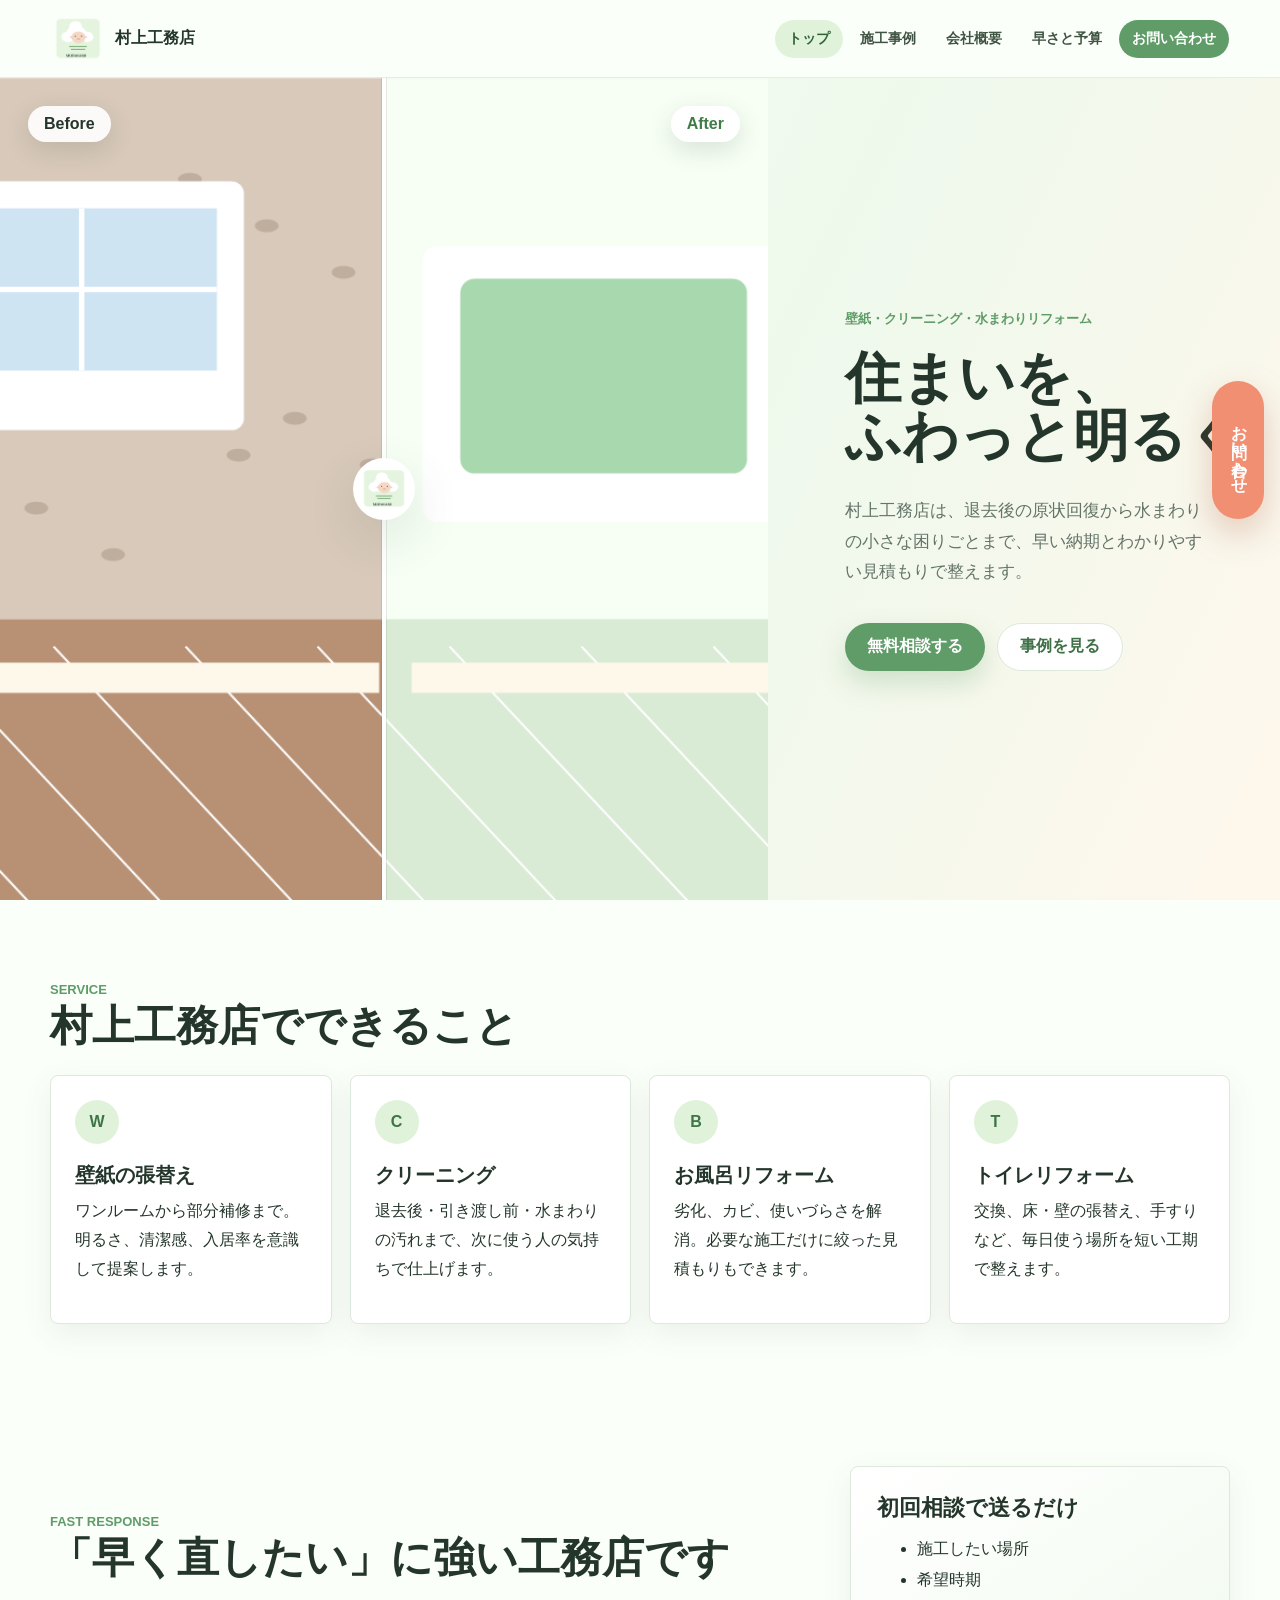
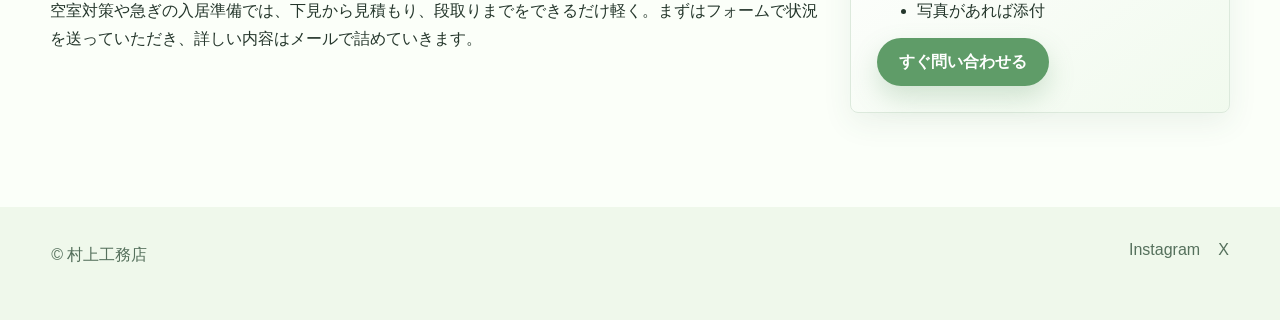
<file: index.html>
<!doctype html>
<html lang="ja">
<head>
  <meta charset="utf-8">
  <meta name="viewport" content="width=device-width, initial-scale=1">
  <title>村上工務店 | 早く、やさしく、きれいに整えるリフォーム</title>
  <link rel="stylesheet" href="styles.css">
</head>
<body>
  <header class="site-header">
    <a class="brand" href="index.html" aria-label="村上工務店 トップへ">
      <img src="assets/logo-sheep.png" alt="村上工務店の羊ロゴ">
      <span>村上工務店</span>
    </a>
    <nav class="nav" aria-label="主要メニュー">
      <a href="index.html" aria-current="page">トップ</a>
      <a href="works.html">施工事例</a>
      <a href="company.html">会社概要</a>
      <a href="price.html">早さと予算</a>
      <a class="nav-cta" href="contact.html">お問い合わせ</a>
    </nav>
  </header>

  <main>
    <section class="hero">
      <div class="hero-compare" aria-label="壁紙リフォームのビフォーアフター">
        <img class="before" src="assets/hero-before.png" alt="壁紙張替え前の部屋">
        <img class="after" src="assets/hero-after.png" alt="壁紙張替え後の明るい部屋">
        <div class="compare-line"></div>
        <span class="compare-badge before-badge">Before</span>
        <span class="compare-badge after-badge">After</span>
      </div>
      <div class="hero-copy">
        <p class="eyebrow">壁紙・クリーニング・水まわりリフォーム</p>
        <h1><span>住まいを、</span><span>ふわっと明るく。</span></h1>
        <p>村上工務店は、退去後の原状回復から水まわりの小さな困りごとまで、早い納期とわかりやすい見積もりで整えます。</p>
        <div class="hero-actions">
          <a class="button primary" href="contact.html">無料相談する</a>
          <a class="button ghost" href="works.html">事例を見る</a>
        </div>
      </div>
    </section>

    <section class="service-band">
      <div class="section-heading">
        <p class="eyebrow">Service</p>
        <h2>村上工務店でできること</h2>
      </div>
      <div class="service-grid">
        <article>
          <span class="service-icon">W</span>
          <h3>壁紙の張替え</h3>
          <p>ワンルームから部分補修まで。明るさ、清潔感、入居率を意識して提案します。</p>
        </article>
        <article>
          <span class="service-icon">C</span>
          <h3>クリーニング</h3>
          <p>退去後・引き渡し前・水まわりの汚れまで、次に使う人の気持ちで仕上げます。</p>
        </article>
        <article>
          <span class="service-icon">B</span>
          <h3>お風呂リフォーム</h3>
          <p>劣化、カビ、使いづらさを解消。必要な施工だけに絞った見積もりもできます。</p>
        </article>
        <article>
          <span class="service-icon">T</span>
          <h3>トイレリフォーム</h3>
          <p>交換、床・壁の張替え、手すりなど、毎日使う場所を短い工期で整えます。</p>
        </article>
      </div>
    </section>

    <section class="split-section">
      <div>
        <p class="eyebrow">Fast response</p>
        <h2>「早く直したい」に強い工務店です</h2>
        <p>空室対策や急ぎの入居準備では、下見から見積もり、段取りまでをできるだけ軽く。まずはフォームで状況を送っていただき、詳しい内容はメールで詰めていきます。</p>
      </div>
      <div class="quick-panel">
        <strong>初回相談で送るだけ</strong>
        <ul>
          <li>施工したい場所</li>
          <li>希望時期</li>
          <li>写真があれば添付</li>
        </ul>
        <a class="button primary" href="contact.html">すぐ問い合わせる</a>
      </div>
    </section>
  </main>

  <footer class="footer">
    <p>© 村上工務店</p>
    <div>
      <a href="https://www.instagram.com/" target="_blank" rel="noreferrer">Instagram</a>
      <a href="https://x.com/" target="_blank" rel="noreferrer">X</a>
    </div>
  </footer>
  <a class="floating-contact" href="contact.html">お問い合わせ</a>
</body>
</html>
</file>
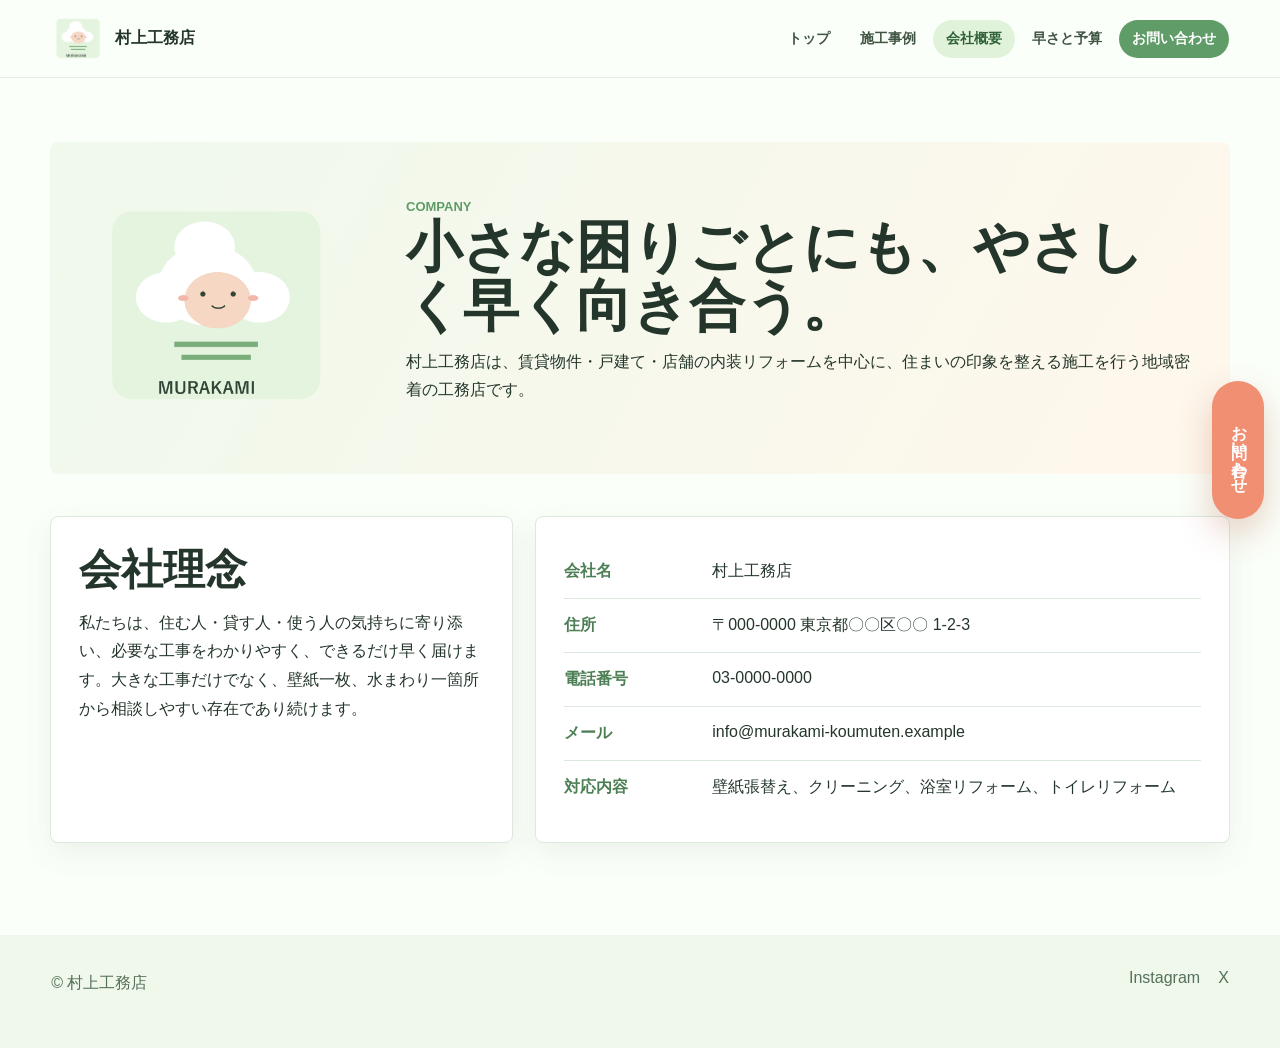
<file: company.html>
<!doctype html>
<html lang="ja">
<head>
  <meta charset="utf-8">
  <meta name="viewport" content="width=device-width, initial-scale=1">
  <title>会社概要 | 村上工務店</title>
  <link rel="stylesheet" href="styles.css">
</head>
<body>
  <header class="site-header">
    <a class="brand" href="index.html"><img src="assets/logo-sheep.png" alt="村上工務店の羊ロゴ"><span>村上工務店</span></a>
    <nav class="nav" aria-label="主要メニュー">
      <a href="index.html">トップ</a><a href="works.html">施工事例</a><a href="company.html" aria-current="page">会社概要</a><a href="price.html">早さと予算</a><a class="nav-cta" href="contact.html">お問い合わせ</a>
    </nav>
  </header>
  <main class="page">
    <section class="company-hero">
      <img src="assets/logo-sheep.png" alt="村上工務店の羊ロゴ">
      <div>
        <p class="eyebrow">Company</p>
        <h1>小さな困りごとにも、やさしく早く向き合う。</h1>
        <p>村上工務店は、賃貸物件・戸建て・店舗の内装リフォームを中心に、住まいの印象を整える施工を行う地域密着の工務店です。</p>
      </div>
    </section>
    <section class="info-layout">
      <div class="philosophy">
        <h2>会社理念</h2>
        <p>私たちは、住む人・貸す人・使う人の気持ちに寄り添い、必要な工事をわかりやすく、できるだけ早く届けます。大きな工事だけでなく、壁紙一枚、水まわり一箇所から相談しやすい存在であり続けます。</p>
      </div>
      <dl class="company-list">
        <div><dt>会社名</dt><dd>村上工務店</dd></div>
        <div><dt>住所</dt><dd>〒000-0000 東京都〇〇区〇〇 1-2-3</dd></div>
        <div><dt>電話番号</dt><dd><a href="tel:0300000000">03-0000-0000</a></dd></div>
        <div><dt>メール</dt><dd><a href="mailto:info@murakami-koumuten.example">info@murakami-koumuten.example</a></dd></div>
        <div><dt>対応内容</dt><dd>壁紙張替え、クリーニング、浴室リフォーム、トイレリフォーム</dd></div>
      </dl>
    </section>
  </main>
  <footer class="footer"><p>© 村上工務店</p><div><a href="https://www.instagram.com/" target="_blank" rel="noreferrer">Instagram</a><a href="https://x.com/" target="_blank" rel="noreferrer">X</a></div></footer>
  <a class="floating-contact" href="contact.html">お問い合わせ</a>
</body>
</html>
</file>
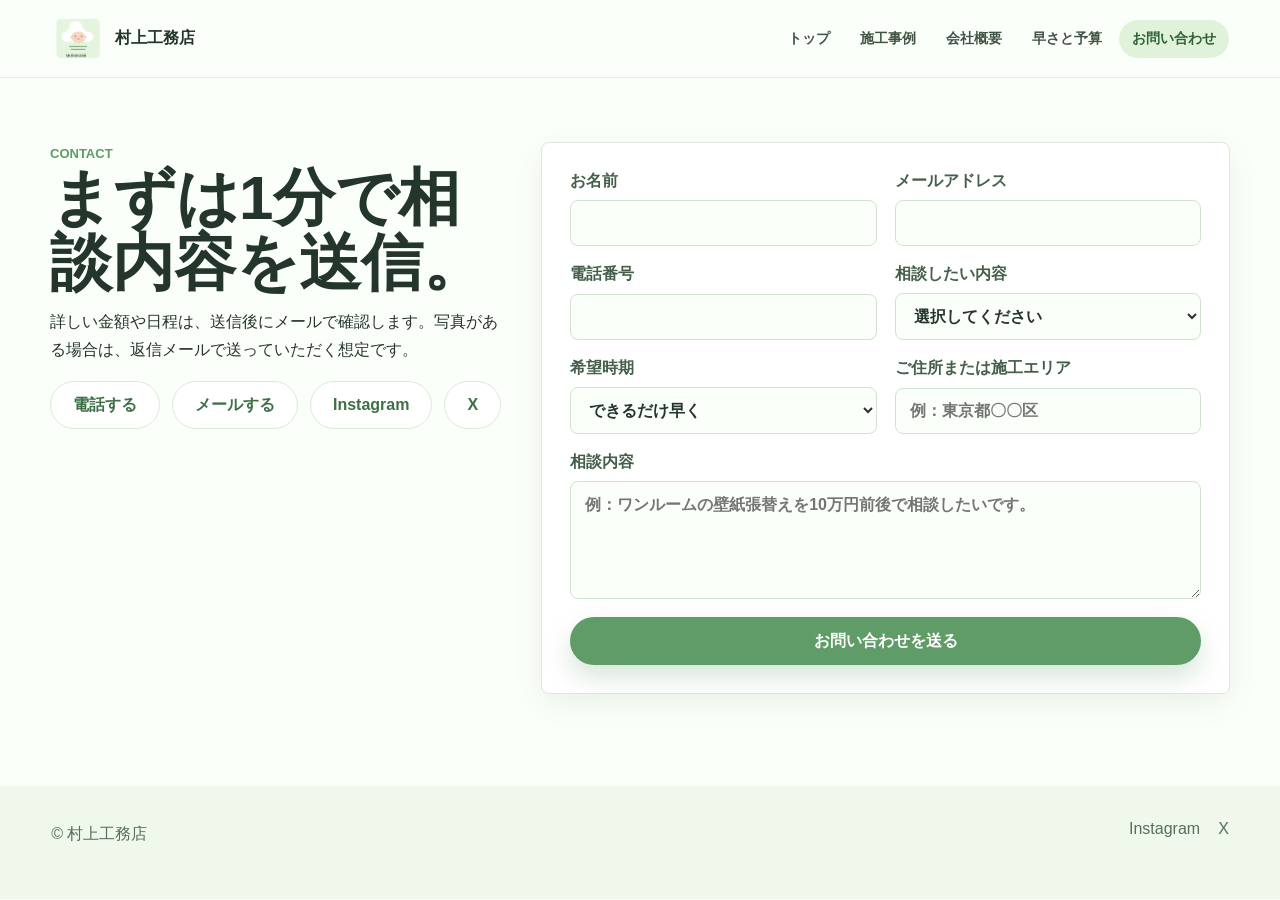
<file: contact.html>
<!doctype html>
<html lang="ja">
<head>
  <meta charset="utf-8">
  <meta name="viewport" content="width=device-width, initial-scale=1">
  <title>お問い合わせ | 村上工務店</title>
  <link rel="stylesheet" href="styles.css">
</head>
<body>
  <header class="site-header">
    <a class="brand" href="index.html"><img src="assets/logo-sheep.png" alt="村上工務店の羊ロゴ"><span>村上工務店</span></a>
    <nav class="nav" aria-label="主要メニュー">
      <a href="index.html">トップ</a><a href="works.html">施工事例</a><a href="company.html">会社概要</a><a href="price.html">早さと予算</a><a class="nav-cta" href="contact.html" aria-current="page">お問い合わせ</a>
    </nav>
  </header>
  <main class="contact-page">
    <section class="contact-intro">
      <p class="eyebrow">Contact</p>
      <h1>まずは1分で相談内容を送信。</h1>
      <p>詳しい金額や日程は、送信後にメールで確認します。写真がある場合は、返信メールで送っていただく想定です。</p>
      <div class="contact-shortcuts">
        <a href="tel:0300000000">電話する</a>
        <a href="mailto:info@murakami-koumuten.example">メールする</a>
        <a href="https://www.instagram.com/" target="_blank" rel="noreferrer">Instagram</a>
        <a href="https://x.com/" target="_blank" rel="noreferrer">X</a>
      </div>
    </section>
    <form class="contact-form" action="mailto:info@murakami-koumuten.example" method="post" enctype="text/plain">
      <label>お名前<input name="name" autocomplete="name" required></label>
      <label>メールアドレス<input type="email" name="email" autocomplete="email" required></label>
      <label>電話番号<input type="tel" name="tel" autocomplete="tel"></label>
      <label>相談したい内容
        <select name="service" required>
          <option value="">選択してください</option>
          <option>壁紙の張替え</option>
          <option>クリーニング</option>
          <option>お風呂リフォーム</option>
          <option>トイレリフォーム</option>
          <option>その他</option>
        </select>
      </label>
      <label>希望時期<select name="timing"><option>できるだけ早く</option><option>1か月以内</option><option>時期は相談したい</option></select></label>
      <label>ご住所または施工エリア<input name="area" placeholder="例：東京都〇〇区"></label>
      <label class="wide">相談内容<textarea name="message" rows="5" placeholder="例：ワンルームの壁紙張替えを10万円前後で相談したいです。"></textarea></label>
      <button class="button primary submit" type="submit">お問い合わせを送る</button>
    </form>
  </main>
  <footer class="footer"><p>© 村上工務店</p><div><a href="https://www.instagram.com/" target="_blank" rel="noreferrer">Instagram</a><a href="https://x.com/" target="_blank" rel="noreferrer">X</a></div></footer>
</body>
</html>
</file>
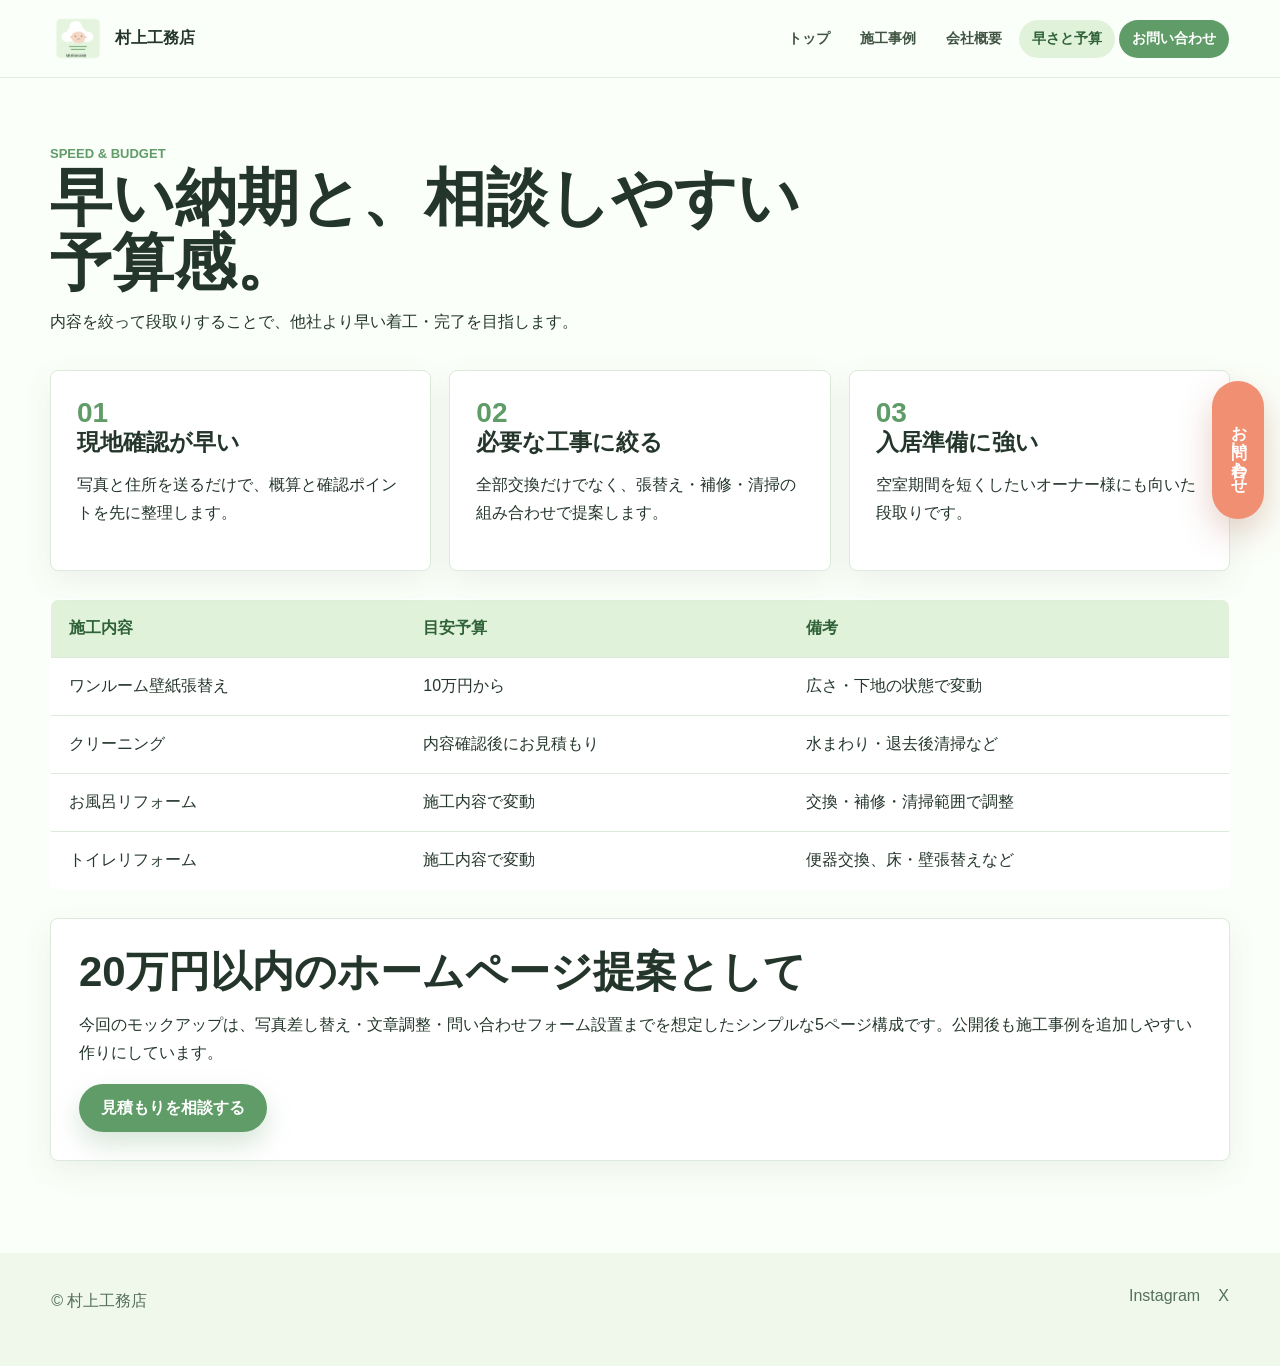
<file: price.html>
<!doctype html>
<html lang="ja">
<head>
  <meta charset="utf-8">
  <meta name="viewport" content="width=device-width, initial-scale=1">
  <title>早さと予算 | 村上工務店</title>
  <link rel="stylesheet" href="styles.css">
</head>
<body>
  <header class="site-header">
    <a class="brand" href="index.html"><img src="assets/logo-sheep.png" alt="村上工務店の羊ロゴ"><span>村上工務店</span></a>
    <nav class="nav" aria-label="主要メニュー">
      <a href="index.html">トップ</a><a href="works.html">施工事例</a><a href="company.html">会社概要</a><a href="price.html" aria-current="page">早さと予算</a><a class="nav-cta" href="contact.html">お問い合わせ</a>
    </nav>
  </header>
  <main class="page">
    <section class="page-title">
      <p class="eyebrow">Speed & Budget</p>
      <h1>早い納期と、相談しやすい予算感。</h1>
      <p>内容を絞って段取りすることで、他社より早い着工・完了を目指します。</p>
    </section>
    <section class="feature-row">
      <article><strong>01</strong><h2>現地確認が早い</h2><p>写真と住所を送るだけで、概算と確認ポイントを先に整理します。</p></article>
      <article><strong>02</strong><h2>必要な工事に絞る</h2><p>全部交換だけでなく、張替え・補修・清掃の組み合わせで提案します。</p></article>
      <article><strong>03</strong><h2>入居準備に強い</h2><p>空室期間を短くしたいオーナー様にも向いた段取りです。</p></article>
    </section>
    <section class="price-table-wrap">
      <table class="price-table">
        <thead><tr><th>施工内容</th><th>目安予算</th><th>備考</th></tr></thead>
        <tbody>
          <tr><td>ワンルーム壁紙張替え</td><td>10万円から</td><td>広さ・下地の状態で変動</td></tr>
          <tr><td>クリーニング</td><td>内容確認後にお見積もり</td><td>水まわり・退去後清掃など</td></tr>
          <tr><td>お風呂リフォーム</td><td>施工内容で変動</td><td>交換・補修・清掃範囲で調整</td></tr>
          <tr><td>トイレリフォーム</td><td>施工内容で変動</td><td>便器交換、床・壁張替えなど</td></tr>
        </tbody>
      </table>
    </section>
    <section class="budget-note">
      <h2>20万円以内のホームページ提案として</h2>
      <p>今回のモックアップは、写真差し替え・文章調整・問い合わせフォーム設置までを想定したシンプルな5ページ構成です。公開後も施工事例を追加しやすい作りにしています。</p>
      <a class="button primary" href="contact.html">見積もりを相談する</a>
    </section>
  </main>
  <footer class="footer"><p>© 村上工務店</p><div><a href="https://www.instagram.com/" target="_blank" rel="noreferrer">Instagram</a><a href="https://x.com/" target="_blank" rel="noreferrer">X</a></div></footer>
  <a class="floating-contact" href="contact.html">お問い合わせ</a>
</body>
</html>
</file>
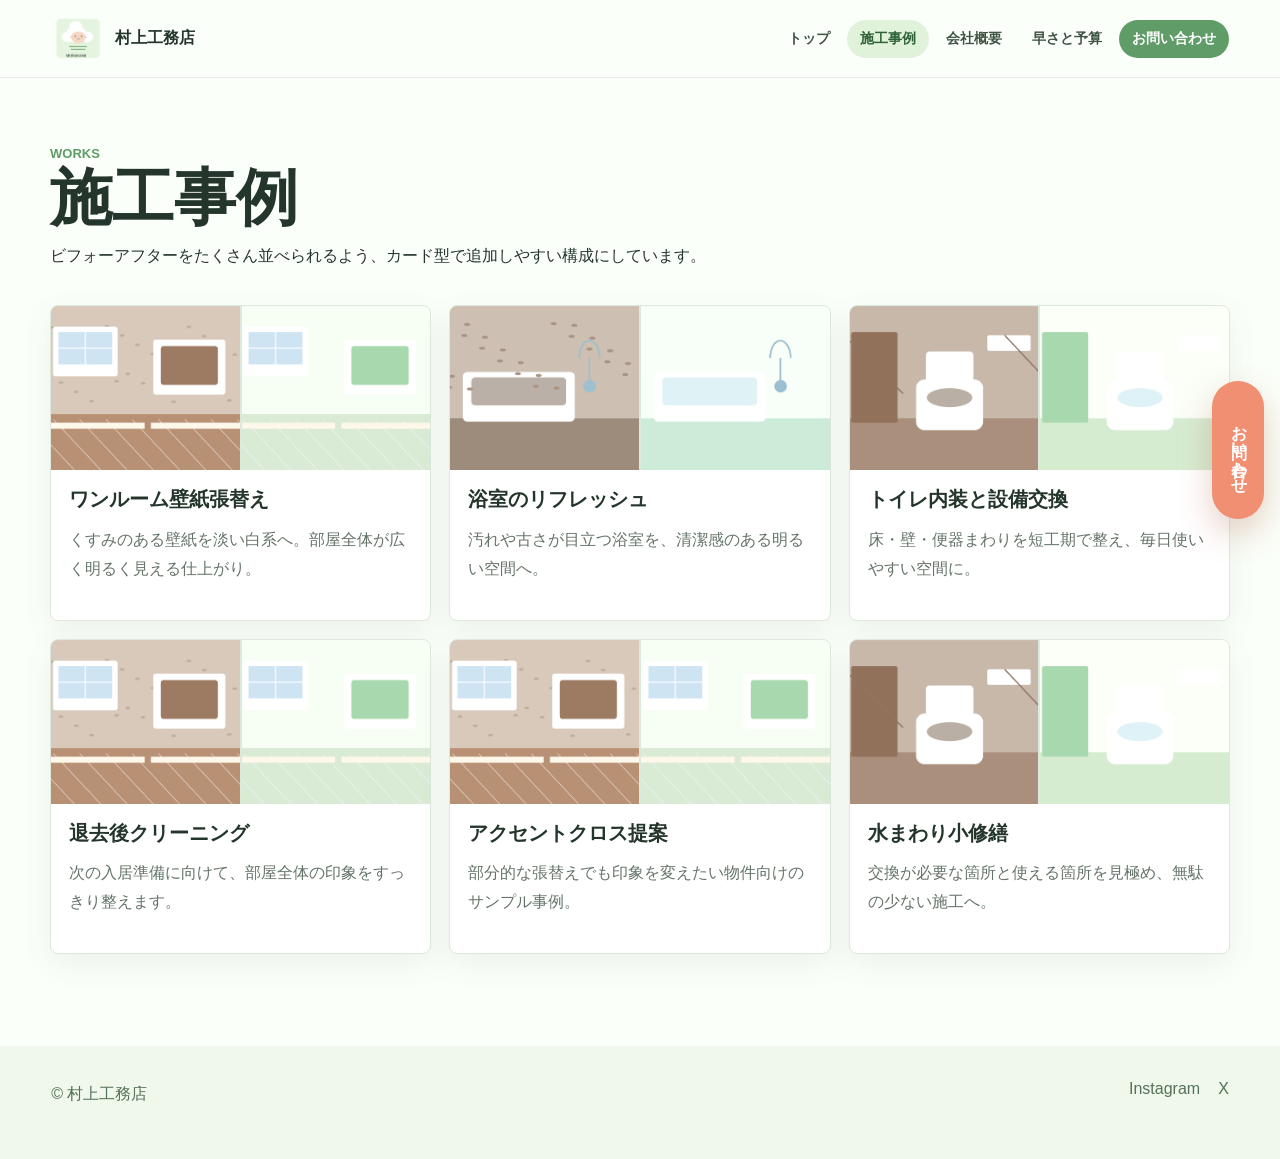
<file: works.html>
<!doctype html>
<html lang="ja">
<head>
  <meta charset="utf-8">
  <meta name="viewport" content="width=device-width, initial-scale=1">
  <title>施工事例 | 村上工務店</title>
  <link rel="stylesheet" href="styles.css">
</head>
<body>
  <header class="site-header">
    <a class="brand" href="index.html"><img src="assets/logo-sheep.png" alt="村上工務店の羊ロゴ"><span>村上工務店</span></a>
    <nav class="nav" aria-label="主要メニュー">
      <a href="index.html">トップ</a><a href="works.html" aria-current="page">施工事例</a><a href="company.html">会社概要</a><a href="price.html">早さと予算</a><a class="nav-cta" href="contact.html">お問い合わせ</a>
    </nav>
  </header>
  <main class="page">
    <section class="page-title">
      <p class="eyebrow">Works</p>
      <h1>施工事例</h1>
      <p>ビフォーアフターをたくさん並べられるよう、カード型で追加しやすい構成にしています。</p>
    </section>
    <section class="case-grid">
      <article class="case-card">
        <div class="case-pair"><img src="assets/cases/wall-before.png" alt="壁紙張替え前"><img src="assets/cases/wall-after.png" alt="壁紙張替え後"></div>
        <h2>ワンルーム壁紙張替え</h2><p>くすみのある壁紙を淡い白系へ。部屋全体が広く明るく見える仕上がり。</p>
      </article>
      <article class="case-card">
        <div class="case-pair"><img src="assets/cases/bath-before.png" alt="浴室リフォーム前"><img src="assets/cases/bath-after.png" alt="浴室リフォーム後"></div>
        <h2>浴室のリフレッシュ</h2><p>汚れや古さが目立つ浴室を、清潔感のある明るい空間へ。</p>
      </article>
      <article class="case-card">
        <div class="case-pair"><img src="assets/cases/toilet-before.png" alt="トイレリフォーム前"><img src="assets/cases/toilet-after.png" alt="トイレリフォーム後"></div>
        <h2>トイレ内装と設備交換</h2><p>床・壁・便器まわりを短工期で整え、毎日使いやすい空間に。</p>
      </article>
      <article class="case-card">
        <div class="case-pair"><img src="assets/cases/clean-before.png" alt="クリーニング前"><img src="assets/cases/clean-after.png" alt="クリーニング後"></div>
        <h2>退去後クリーニング</h2><p>次の入居準備に向けて、部屋全体の印象をすっきり整えます。</p>
      </article>
      <article class="case-card">
        <div class="case-pair"><img src="assets/cases/wall-before.png" alt="アクセントクロス前"><img src="assets/cases/wall-after.png" alt="アクセントクロス後"></div>
        <h2>アクセントクロス提案</h2><p>部分的な張替えでも印象を変えたい物件向けのサンプル事例。</p>
      </article>
      <article class="case-card">
        <div class="case-pair"><img src="assets/cases/toilet-before.png" alt="水まわり補修前"><img src="assets/cases/toilet-after.png" alt="水まわり補修後"></div>
        <h2>水まわり小修繕</h2><p>交換が必要な箇所と使える箇所を見極め、無駄の少ない施工へ。</p>
      </article>
    </section>
  </main>
  <footer class="footer"><p>© 村上工務店</p><div><a href="https://www.instagram.com/" target="_blank" rel="noreferrer">Instagram</a><a href="https://x.com/" target="_blank" rel="noreferrer">X</a></div></footer>
  <a class="floating-contact" href="contact.html">お問い合わせ</a>
</body>
</html>
</file>
<file: styles.css>
:root {
  --green-50: #f3fbef;
  --green-100: #e1f2db;
  --green-300: #a8d8ad;
  --green-600: #5f9c68;
  --ink: #24362b;
  --muted: #647468;
  --cream: #fffaf0;
  --peach: #f5d7c4;
  --sky: #d9edf5;
  --line: #dce9dc;
  --shadow: 0 18px 50px rgba(57, 86, 63, .14);
}

* {
  box-sizing: border-box;
}

html {
  scroll-behavior: smooth;
}

body {
  margin: 0;
  color: var(--ink);
  font-family: "Yu Gothic", "Hiragino Kaku Gothic ProN", Meiryo, sans-serif;
  background: #fbfff9;
  letter-spacing: 0;
}

a {
  color: inherit;
  text-decoration: none;
}

img {
  display: block;
  max-width: 100%;
}

.site-header {
  position: sticky;
  top: 0;
  z-index: 20;
  display: flex;
  align-items: center;
  justify-content: space-between;
  gap: 20px;
  min-height: 78px;
  padding: 10px clamp(18px, 4vw, 58px);
  background: rgba(251, 255, 249, .92);
  border-bottom: 1px solid rgba(168, 216, 173, .35);
  backdrop-filter: blur(14px);
}

.brand {
  display: inline-flex;
  align-items: center;
  gap: 10px;
  font-weight: 800;
  white-space: nowrap;
}

.brand img {
  width: 54px;
  height: 54px;
  border-radius: 14px;
}

.nav {
  display: flex;
  align-items: center;
  gap: 4px;
  overflow-x: auto;
  scrollbar-width: none;
}

.nav a {
  flex: 0 0 auto;
  padding: 10px 13px;
  border-radius: 999px;
  color: #405443;
  font-size: 14px;
  font-weight: 700;
}

.nav a[aria-current="page"] {
  background: var(--green-100);
  color: #2f6237;
}

.nav .nav-cta {
  background: var(--green-600);
  color: #fff;
}

.hero {
  position: relative;
  min-height: calc(100vh - 78px);
  display: grid;
  grid-template-columns: minmax(0, 1.2fr) minmax(340px, .8fr);
  align-items: stretch;
  overflow: hidden;
  background: linear-gradient(115deg, #f9fff6 0%, #eef9ec 55%, #fff7ec 100%);
}

.hero-compare {
  position: relative;
  min-height: 560px;
  isolation: isolate;
  background: var(--green-100);
}

.hero-compare img {
  position: absolute;
  inset: 0;
  width: 100%;
  height: 100%;
  object-fit: cover;
}

.hero-compare .before {
  clip-path: inset(0 50% 0 0);
}

.hero-compare .after {
  clip-path: inset(0 0 0 50%);
}

.compare-line {
  position: absolute;
  left: 50%;
  top: 0;
  bottom: 0;
  width: 4px;
  transform: translateX(-50%);
  background: #fff;
  box-shadow: 0 0 0 1px rgba(36, 54, 43, .1);
  z-index: 2;
}

.compare-line::after {
  content: "";
  position: absolute;
  left: 50%;
  top: 50%;
  width: 62px;
  height: 62px;
  transform: translate(-50%, -50%);
  border-radius: 50%;
  background: #fff url("assets/logo-sheep.png") center / 50px 50px no-repeat;
  box-shadow: var(--shadow);
}

.compare-badge {
  position: absolute;
  top: 28px;
  z-index: 3;
  padding: 9px 16px;
  border-radius: 999px;
  background: rgba(255, 255, 255, .9);
  font-weight: 800;
  box-shadow: 0 8px 24px rgba(46, 70, 51, .15);
}

.before-badge {
  left: 28px;
}

.after-badge {
  right: 28px;
  color: #3f7c48;
}

.hero-copy {
  display: flex;
  flex-direction: column;
  justify-content: center;
  gap: 18px;
  padding: clamp(36px, 6vw, 78px);
}

.eyebrow {
  margin: 0;
  color: var(--green-600);
  font-size: 13px;
  font-weight: 800;
  text-transform: uppercase;
}

h1,
h2,
h3,
p {
  margin-top: 0;
}

h1 {
  margin-bottom: 12px;
  font-size: clamp(36px, 4.4vw, 56px);
  line-height: 1.05;
  letter-spacing: 0;
}

h1 span {
  display: block;
  white-space: nowrap;
}

h2 {
  margin-bottom: 14px;
  font-size: clamp(26px, 4vw, 42px);
  line-height: 1.18;
}

h3 {
  margin-bottom: 8px;
  font-size: 20px;
}

p {
  line-height: 1.8;
}

.hero-copy p:not(.eyebrow) {
  max-width: 620px;
  color: var(--muted);
  font-size: 17px;
}

.hero-actions,
.contact-shortcuts {
  display: flex;
  flex-wrap: wrap;
  gap: 12px;
}

.button,
.contact-shortcuts a {
  display: inline-flex;
  align-items: center;
  justify-content: center;
  min-height: 48px;
  padding: 0 22px;
  border: 0;
  border-radius: 999px;
  font: inherit;
  font-weight: 800;
  cursor: pointer;
}

.button.primary {
  background: var(--green-600);
  color: #fff;
  box-shadow: 0 12px 26px rgba(95, 156, 104, .25);
}

.button.ghost,
.contact-shortcuts a {
  background: #fff;
  color: #3e7045;
  border: 1px solid var(--line);
}

.service-band,
.split-section,
.page,
.contact-page {
  width: min(1180px, calc(100% - 36px));
  margin: 0 auto;
}

.service-band {
  padding: 78px 0;
}

.section-heading {
  margin-bottom: 24px;
}

.service-grid,
.feature-row,
.case-grid {
  display: grid;
  gap: 18px;
}

.service-grid {
  grid-template-columns: repeat(4, minmax(0, 1fr));
}

.service-grid article,
.feature-row article,
.case-card,
.quick-panel,
.philosophy,
.company-list,
.budget-note,
.contact-form {
  background: #fff;
  border: 1px solid var(--line);
  border-radius: 8px;
  box-shadow: 0 10px 30px rgba(57, 86, 63, .08);
}

.service-grid article {
  padding: 24px;
}

.service-icon {
  display: grid;
  place-items: center;
  width: 44px;
  height: 44px;
  margin-bottom: 18px;
  border-radius: 50%;
  background: var(--green-100);
  color: #3d7547;
  font-weight: 900;
}

.split-section {
  display: grid;
  grid-template-columns: minmax(0, 1fr) 380px;
  gap: 28px;
  align-items: center;
  padding: 64px 0 94px;
}

.quick-panel {
  padding: 26px;
  background: linear-gradient(145deg, #fff 0%, #f1faee 100%);
}

.quick-panel strong {
  font-size: 22px;
}

.quick-panel li {
  margin: 10px 0;
}

.footer {
  display: flex;
  justify-content: space-between;
  gap: 20px;
  padding: 34px clamp(18px, 4vw, 58px);
  color: #55705c;
  background: #eff8eb;
}

.footer div {
  display: flex;
  gap: 18px;
}

.floating-contact {
  position: fixed;
  right: 16px;
  top: 50%;
  transform: translateY(-50%);
  z-index: 30;
  display: inline-flex;
  align-items: center;
  justify-content: center;
  min-width: 52px;
  min-height: 138px;
  padding: 18px 0;
  border-radius: 999px;
  background: #f08f72;
  color: #fff;
  font-weight: 900;
  writing-mode: vertical-rl;
  box-shadow: 0 14px 34px rgba(168, 84, 54, .28);
}

.page {
  padding: 64px 0 92px;
}

.page-title {
  max-width: 760px;
  margin-bottom: 34px;
}

.page-title h1,
.contact-intro h1 {
  font-size: clamp(36px, 5vw, 62px);
}

.case-grid {
  grid-template-columns: repeat(3, minmax(0, 1fr));
}

.case-card {
  overflow: hidden;
}

.case-card h2,
.case-card p {
  padding: 0 18px;
}

.case-card h2 {
  margin-top: 18px;
  font-size: 20px;
}

.case-card p {
  color: var(--muted);
  padding-bottom: 20px;
}

.case-pair {
  display: grid;
  grid-template-columns: 1fr 1fr;
  gap: 2px;
  background: var(--line);
}

.case-pair img {
  width: 100%;
  aspect-ratio: 1.15 / 1;
  object-fit: cover;
}

.company-hero {
  display: grid;
  grid-template-columns: 280px minmax(0, 1fr);
  gap: 40px;
  align-items: center;
  margin-bottom: 42px;
  padding: 36px;
  background: linear-gradient(120deg, #eff9ec, #fff7ec);
  border-radius: 8px;
}

.company-hero img {
  width: 260px;
  border-radius: 8px;
}

.info-layout {
  display: grid;
  grid-template-columns: minmax(0, .8fr) minmax(0, 1.2fr);
  gap: 22px;
}

.philosophy,
.company-list,
.budget-note {
  padding: 28px;
}

.company-list {
  margin: 0;
}

.company-list div {
  display: grid;
  grid-template-columns: 130px minmax(0, 1fr);
  gap: 18px;
  padding: 16px 0;
  border-bottom: 1px solid var(--line);
}

.company-list div:last-child {
  border-bottom: 0;
}

.company-list dt {
  color: #4d7f55;
  font-weight: 800;
}

.company-list dd {
  margin: 0;
}

.feature-row {
  grid-template-columns: repeat(3, minmax(0, 1fr));
  margin-bottom: 28px;
}

.feature-row article {
  padding: 26px;
}

.feature-row strong {
  color: var(--green-600);
  font-size: 28px;
}

.feature-row h2 {
  font-size: 23px;
}

.price-table-wrap {
  overflow-x: auto;
  margin-bottom: 28px;
}

.price-table {
  width: 100%;
  min-width: 720px;
  border-collapse: collapse;
  overflow: hidden;
  border: 1px solid var(--line);
  border-radius: 8px;
  background: #fff;
}

.price-table th,
.price-table td {
  padding: 18px;
  text-align: left;
  border-bottom: 1px solid var(--line);
}

.price-table th {
  background: var(--green-100);
  color: #2f6237;
}

.price-table tr:last-child td {
  border-bottom: 0;
}

.contact-page {
  display: grid;
  grid-template-columns: minmax(0, .8fr) minmax(0, 1.2fr);
  gap: 32px;
  align-items: start;
  padding: 64px 0 92px;
}

.contact-intro {
  position: sticky;
  top: 104px;
}

.contact-form {
  display: grid;
  grid-template-columns: 1fr 1fr;
  gap: 18px;
  padding: 28px;
}

.contact-form label {
  display: grid;
  gap: 8px;
  color: #44604a;
  font-weight: 800;
}

.contact-form .wide,
.contact-form .submit {
  grid-column: 1 / -1;
}

input,
select,
textarea {
  width: 100%;
  border: 1px solid #cfe3cf;
  border-radius: 8px;
  padding: 13px 14px;
  color: var(--ink);
  font: inherit;
  background: #fbfff9;
}

textarea {
  resize: vertical;
}

@media (max-width: 940px) {
  .site-header {
    align-items: flex-start;
    flex-direction: column;
    gap: 8px;
  }

  .nav {
    width: 100%;
  }

  .hero {
    grid-template-columns: 1fr;
  }

  .hero-compare {
    min-height: 48vh;
  }

  .service-grid,
  .case-grid,
  .feature-row {
    grid-template-columns: repeat(2, minmax(0, 1fr));
  }

  .split-section,
  .company-hero,
  .info-layout,
  .contact-page {
    grid-template-columns: 1fr;
  }

  .contact-intro {
    position: static;
  }
}

@media (max-width: 620px) {
  .brand img {
    width: 48px;
    height: 48px;
  }

  .nav {
    flex-wrap: wrap;
    overflow: visible;
  }

  .nav a {
    padding: 9px 11px;
    font-size: 13px;
  }

  .hero-copy {
    padding: 32px 20px 118px;
  }

  .hero-compare {
    min-height: 360px;
  }

  h1 {
    font-size: 40px;
  }

  .service-grid,
  .case-grid,
  .feature-row,
  .contact-form {
    grid-template-columns: 1fr;
  }

  .company-list div {
    grid-template-columns: 1fr;
    gap: 4px;
  }

  .footer {
    flex-direction: column;
    padding-bottom: 88px;
  }

  .floating-contact {
    display: none;
  }
}
</file>
